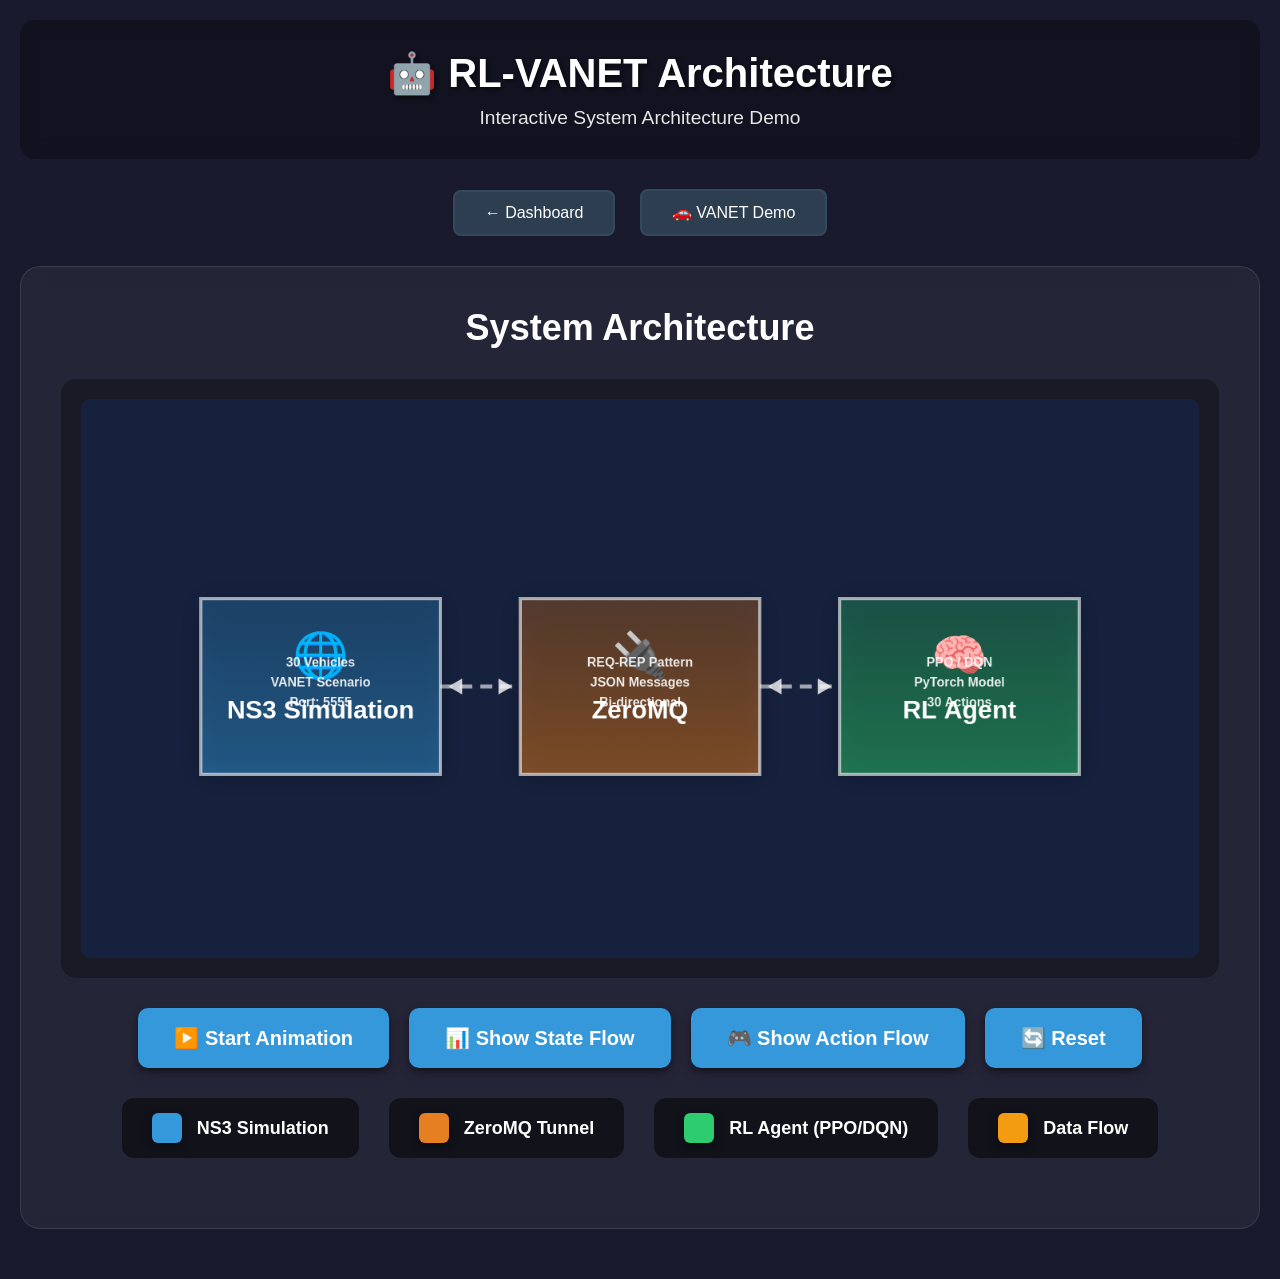
<file: dashboard/static/rl-architecture.html>
<!DOCTYPE html>
<html lang="en">
<head>
    <meta charset="UTF-8">
    <meta name="viewport" content="width=device-width, initial-scale=1.0">
    <title>RL-VANET Architecture - Interactive Demo</title>
    <style>
        * {
            margin: 0;
            padding: 0;
            box-sizing: border-box;
        }

        body {
            font-family: 'Segoe UI', Tahoma, Geneva, Verdana, sans-serif;
            background: #1a1a2e;
            color: #fff;
            overflow-x: hidden;
        }

        .container {
            max-width: 1400px;
            margin: 0 auto;
            padding: 20px;
        }

        header {
            text-align: center;
            padding: 30px 0;
            background: rgba(0, 0, 0, 0.3);
            border-radius: 15px;
            margin-bottom: 30px;
            backdrop-filter: blur(10px);
        }

        header h1 {
            font-size: 2.5em;
            margin-bottom: 10px;
            text-shadow: 2px 2px 4px rgba(0, 0, 0, 0.5);
        }

        header p {
            font-size: 1.2em;
            opacity: 0.9;
        }

        .nav-buttons {
            text-align: center;
            margin-bottom: 30px;
        }

        .nav-btn {
            background: #2c3e50;
            border: 2px solid #34495e;
            color: white;
            padding: 12px 30px;
            margin: 0 10px;
            border-radius: 8px;
            cursor: pointer;
            font-size: 16px;
            transition: all 0.3s ease;
            text-decoration: none;
            display: inline-block;
        }

        .nav-btn:hover {
            background: #34495e;
            border-color: #3498db;
            transform: translateY(-2px);
            box-shadow: 0 4px 8px rgba(0, 0, 0, 0.3);
        }

        .architecture-section {
            background: rgba(255, 255, 255, 0.05);
            border-radius: 20px;
            padding: 40px;
            margin-bottom: 30px;
            backdrop-filter: blur(10px);
            border: 1px solid rgba(255, 255, 255, 0.1);
        }

        .canvas-container {
            background: rgba(0, 0, 0, 0.3);
            border-radius: 15px;
            padding: 20px;
            margin: 20px 0;
        }

        #archCanvas {
            display: block;
            width: 100%;
            border-radius: 10px;
            background: #16213e;
        }

        .control-panel {
            display: flex;
            justify-content: center;
            gap: 20px;
            margin: 30px 0;
            flex-wrap: wrap;
        }

        .control-btn {
            background: #3498db;
            border: none;
            color: white;
            padding: 18px 36px;
            border-radius: 10px;
            cursor: pointer;
            font-size: 20px;
            font-weight: bold;
            transition: all 0.3s ease;
            box-shadow: 0 4px 10px rgba(0, 0, 0, 0.5);
        }

        .control-btn:hover {
            background: #2980b9;
            transform: translateY(-3px);
            box-shadow: 0 6px 15px rgba(0, 0, 0, 0.6);
        }

        .control-btn.active {
            background: #27ae60;
        }

        .info-grid {
            display: grid;
            grid-template-columns: repeat(auto-fit, minmax(300px, 1fr));
            gap: 20px;
            margin: 30px 0;
        }

        .info-box {
            background: rgba(52, 152, 219, 0.1);
            border: 2px solid rgba(52, 152, 219, 0.3);
            border-radius: 15px;
            padding: 25px;
            transition: all 0.3s ease;
        }

        .info-box:hover {
            transform: translateY(-5px);
            border-color: #3498db;
            box-shadow: 0 10px 20px rgba(0, 0, 0, 0.3);
        }

        .info-box h3 {
            color: #3498db;
            margin-bottom: 15px;
            font-size: 1.4em;
        }

        .info-box.agent {
            border-color: rgba(46, 204, 113, 0.3);
        }

        .info-box.agent:hover {
            border-color: #2ecc71;
        }

        .info-box.agent h3 {
            color: #2ecc71;
        }

        .info-box.zmq {
            border-color: rgba(230, 126, 34, 0.3);
        }

        .info-box.zmq:hover {
            border-color: #e67e22;
        }

        .info-box.zmq h3 {
            color: #e67e22;
        }

        .info-box ul {
            list-style: none;
            padding: 0;
        }

        .info-box ul li {
            padding: 8px 0;
            border-bottom: 1px solid rgba(255, 255, 255, 0.1);
        }

        .info-box ul li:before {
            content: "→ ";
            color: #3498db;
            font-weight: bold;
        }

        .info-box.agent ul li:before {
            color: #2ecc71;
        }

        .info-box.zmq ul li:before {
            color: #e67e22;
        }

        .status-display {
            background: rgba(0, 0, 0, 0.5);
            border-radius: 10px;
            padding: 20px;
            margin: 20px 0;
            font-family: 'Courier New', monospace;
            font-size: 14px;
            max-height: 300px;
            overflow-y: auto;
        }

        .status-line {
            padding: 5px 0;
            border-bottom: 1px solid rgba(255, 255, 255, 0.05);
        }

        .status-line.state {
            color: #3498db;
        }

        .status-line.action {
            color: #2ecc71;
        }

        .status-line.reward {
            color: #f39c12;
        }

        .legend {
            display: flex;
            justify-content: center;
            flex-wrap: wrap;
            gap: 30px;
            margin: 30px 0;
        }

        .legend-item {
            display: flex;
            align-items: center;
            background: rgba(0, 0, 0, 0.5);
            padding: 15px 30px;
            border-radius: 12px;
            font-size: 18px;
            font-weight: bold;
        }

        .legend-color {
            width: 30px;
            height: 30px;
            border-radius: 6px;
            margin-right: 15px;
            box-shadow: 0 3px 8px rgba(0, 0, 0, 0.5);
        }

        @keyframes pulse {
            0%, 100% { opacity: 1; }
            50% { opacity: 0.5; }
        }

        @keyframes dataFlow {
            0% { stroke-dashoffset: 0; }
            100% { stroke-dashoffset: -20; }
        }

        .highlight {
            animation: pulse 1s ease-in-out infinite;
        }
    </style>
</head>
<body>
    <div class="container">
        <header>
            <h1>🤖 RL-VANET Architecture</h1>
            <p>Interactive System Architecture Demo</p>
        </header>

        <div class="nav-buttons">
            <a href="/" class="nav-btn">← Dashboard</a>
            <a href="/static/vanet-demo.html" class="nav-btn">🚗 VANET Demo</a>
        </div>

        <div class="architecture-section">
            <h2 style="text-align: center; margin-bottom: 30px; font-size: 36px; font-weight: bold;">System Architecture</h2>
            
            <div class="canvas-container">
                <canvas id="archCanvas" width="1400" height="700"></canvas>
            </div>

            <div class="control-panel">
                <button class="control-btn" id="btnAnimate" onclick="toggleAnimation()">▶️ Start Animation</button>
                <button class="control-btn" onclick="showStateFlow()">📊 Show State Flow</button>
                <button class="control-btn" onclick="showActionFlow()">🎮 Show Action Flow</button>
                <button class="control-btn" onclick="resetDemo()">🔄 Reset</button>
            </div>

            <div class="legend">
                <div class="legend-item">
                    <div class="legend-color" style="background: #3498db;"></div>
                    <span>NS3 Simulation</span>
                </div>
                <div class="legend-item">
                    <div class="legend-color" style="background: #e67e22;"></div>
                    <span>ZeroMQ Tunnel</span>
                </div>
                <div class="legend-item">
                    <div class="legend-color" style="background: #2ecc71;"></div>
                    <span>RL Agent (PPO/DQN)</span>
                </div>
                <div class="legend-item">
                    <div class="legend-color" style="background: #f39c12;"></div>
                    <span>Data Flow</span>
                </div>
            </div>

        </div>
    </div>

    <script>
        const canvas = document.getElementById('archCanvas');
        const ctx = canvas.getContext('2d');
        let isAnimating = false;
        let animationFrame = null;
        let dataPackets = [];
        let time = 0;

        // Component positions - optimized for larger canvas
        const ns3Box = { x: 150, y: 250, width: 300, height: 220 };
        const zmqBox = { x: 550, y: 250, width: 300, height: 220 };
        const agentBox = { x: 950, y: 250, width: 300, height: 220 };

        class DataPacket {
            constructor(startX, startY, endX, endY, type, data) {
                this.x = startX;
                this.y = startY;
                this.startX = startX;
                this.startY = startY;
                this.endX = endX;
                this.endY = endY;
                this.type = type; // 'state' or 'action'
                this.data = data;
                this.progress = 0;
                this.speed = 0.01;
                this.active = true;
            }

            update() {
                this.progress += this.speed;
                this.x = this.startX + (this.endX - this.startX) * this.progress;
                this.y = this.startY + (this.endY - this.startY) * this.progress;

                if (this.progress >= 1) {
                    this.active = false;
                    this.onComplete();
                }
            }

            onComplete() {
                const log = document.getElementById('statusLog');
                const line = document.createElement('div');
                line.className = `status-line ${this.type}`;
                
                if (this.type === 'state') {
                    line.innerHTML = `[${new Date().toLocaleTimeString()}] State sent: PDR=${this.data.pdr.toFixed(3)}, CBR=${this.data.cbr.toFixed(3)}`;
                } else if (this.type === 'action') {
                    line.innerHTML = `[${new Date().toLocaleTimeString()}] Action received: BeaconHz=${this.data.beaconHz}, TxPower=${this.data.txPower}dBm`;
                } else if (this.type === 'reward') {
                    line.innerHTML = `[${new Date().toLocaleTimeString()}] Reward calculated: ${this.data.reward.toFixed(2)}`;
                }

                log.appendChild(line);
                log.scrollTop = log.scrollHeight;

                // Keep only last 20 messages
                while (log.children.length > 20) {
                    log.removeChild(log.firstChild);
                }
            }

            draw() {
                ctx.save();
                ctx.translate(this.x, this.y);

                // Glow effect - stronger
                ctx.shadowBlur = 25;
                ctx.shadowColor = this.type === 'state' ? '#3498db' : 
                                  this.type === 'action' ? '#2ecc71' : '#f39c12';

                // Packet - larger
                ctx.fillStyle = this.type === 'state' ? '#3498db' : 
                                this.type === 'action' ? '#2ecc71' : '#f39c12';
                ctx.beginPath();
                ctx.arc(0, 0, 12, 0, Math.PI * 2);
                ctx.fill();

                // Label - larger and bolder
                ctx.shadowBlur = 0;
                ctx.fillStyle = '#fff';
                ctx.font = 'bold 14px Arial';
                ctx.textAlign = 'center';
                ctx.fillText(this.type.toUpperCase(), 0, -20);

                ctx.restore();
            }
        }

        function drawComponent(box, color, title, icon) {
            // Box shadow
            ctx.shadowBlur = 30;
            ctx.shadowColor = 'rgba(0, 0, 0, 0.7)';
            
            // Main box with gradient
            const gradient = ctx.createLinearGradient(box.x, box.y, box.x, box.y + box.height);
            gradient.addColorStop(0, color);
            gradient.addColorStop(1, color.replace('0.3', '0.5'));
            ctx.fillStyle = gradient;
            ctx.fillRect(box.x, box.y, box.width, box.height);
            
            ctx.shadowBlur = 0;
            
            // Border - thicker and brighter
            ctx.strokeStyle = 'rgba(255, 255, 255, 0.6)';
            ctx.lineWidth = 4;
            ctx.strokeRect(box.x, box.y, box.width, box.height);

            // Icon - larger
            ctx.font = 'bold 56px Arial';
            ctx.textAlign = 'center';
            ctx.fillText(icon, box.x + box.width / 2, box.y + 90);

            // Title - larger and bolder
            ctx.fillStyle = '#fff';
            ctx.font = 'bold 32px Arial';
            ctx.fillText(title, box.x + box.width / 2, box.y + 150);
        }

        function drawConnection(startBox, endBox, bidirectional = false) {
            const startX = startBox.x + startBox.width;
            const startY = startBox.y + startBox.height / 2;
            const endX = endBox.x;
            const endY = endBox.y + endBox.height / 2;

            ctx.strokeStyle = 'rgba(255, 255, 255, 0.6)';
            ctx.lineWidth = 5;
            ctx.setLineDash([15, 10]);
            
            ctx.beginPath();
            ctx.moveTo(startX, startY);
            ctx.lineTo(endX, endY);
            ctx.stroke();
            
            ctx.setLineDash([]);

            // Arrow - larger
            const angle = Math.atan2(endY - startY, endX - startX);
            const arrowX = endX - 10;
            const arrowY = endY;

            ctx.fillStyle = 'rgba(255, 255, 255, 0.8)';
            ctx.beginPath();
            ctx.moveTo(arrowX, arrowY);
            ctx.lineTo(arrowX - 20 * Math.cos(angle - Math.PI / 6), arrowY - 20 * Math.sin(angle - Math.PI / 6));
            ctx.lineTo(arrowX - 20 * Math.cos(angle + Math.PI / 6), arrowY - 20 * Math.sin(angle + Math.PI / 6));
            ctx.closePath();
            ctx.fill();

            if (bidirectional) {
                const backArrowX = startX + 10;
                const backArrowY = startY;
                const backAngle = angle + Math.PI;

                ctx.beginPath();
                ctx.moveTo(backArrowX, backArrowY);
                ctx.lineTo(backArrowX - 20 * Math.cos(backAngle - Math.PI / 6), backArrowY - 20 * Math.sin(backAngle - Math.PI / 6));
                ctx.lineTo(backArrowX - 20 * Math.cos(backAngle + Math.PI / 6), backArrowY - 20 * Math.sin(backAngle + Math.PI / 6));
                ctx.closePath();
                ctx.fill();
            }
        }

        function drawDetails() {
            // NS3 details - larger font
            ctx.fillStyle = 'rgba(255, 255, 255, 0.9)';
            ctx.font = 'bold 16px Arial';
            ctx.textAlign = 'center';
            ctx.fillText('30 Vehicles', ns3Box.x + ns3Box.width / 2, ns3Box.y + 85);
            ctx.fillText('VANET Scenario', ns3Box.x + ns3Box.width / 2, ns3Box.y + 110);
            ctx.fillText('Port: 5555', ns3Box.x + ns3Box.width / 2, ns3Box.y + 135);

            // ZeroMQ details
            ctx.fillText('REQ-REP Pattern', zmqBox.x + zmqBox.width / 2, zmqBox.y + 85);
            ctx.fillText('JSON Messages', zmqBox.x + zmqBox.width / 2, zmqBox.y + 110);
            ctx.fillText('Bi-directional', zmqBox.x + zmqBox.width / 2, zmqBox.y + 135);

            // Agent details
            ctx.fillText('PPO / DQN', agentBox.x + agentBox.width / 2, agentBox.y + 85);
            ctx.fillText('PyTorch Model', agentBox.x + agentBox.width / 2, agentBox.y + 110);
            ctx.fillText('30 Actions', agentBox.x + agentBox.width / 2, agentBox.y + 135);
        }

        function drawScene() {
            // Clear canvas
            ctx.fillStyle = '#16213e';
            ctx.fillRect(0, 0, canvas.width, canvas.height);

            // Draw connections
            drawConnection(ns3Box, zmqBox, true);
            drawConnection(zmqBox, agentBox, true);

            // Draw components
            drawComponent(ns3Box, 'rgba(52, 152, 219, 0.3)', 'NS3 Simulation', '🌐');
            drawComponent(zmqBox, 'rgba(230, 126, 34, 0.3)', 'ZeroMQ', '🔌');
            drawComponent(agentBox, 'rgba(46, 204, 113, 0.3)', 'RL Agent', '🧠');

            // Draw details
            drawDetails();

            // Draw data packets
            dataPackets = dataPackets.filter(p => p.active);
            dataPackets.forEach(p => {
                p.update();
                p.draw();
            });
        }

        function animate() {
            drawScene();

            if (isAnimating) {
                time++;

                // Send state every 180 frames (~3 seconds)
                if (time % 180 === 0) {
                    sendState();
                }

                animationFrame = requestAnimationFrame(animate);
            }
        }

        function sendState() {
            const stateData = {
                pdr: 0.4 + Math.random() * 0.3,
                cbr: 0.03 + Math.random() * 0.05
            };

            // NS3 -> ZMQ
            dataPackets.push(new DataPacket(
                ns3Box.x + ns3Box.width,
                ns3Box.y + ns3Box.height / 2,
                zmqBox.x,
                zmqBox.y + zmqBox.height / 2,
                'state',
                stateData
            ));

            // ZMQ -> Agent (after delay)
            setTimeout(() => {
                dataPackets.push(new DataPacket(
                    zmqBox.x + zmqBox.width,
                    zmqBox.y + zmqBox.height / 2,
                    agentBox.x,
                    agentBox.y + agentBox.height / 2,
                    'state',
                    stateData
                ));

                // Agent decision and action back
                setTimeout(() => sendAction(), 500);
            }, 800);
        }

        function sendAction() {
            const actionData = {
                beaconHz: 4 + Math.floor(Math.random() * 9),
                txPower: 15 + Math.floor(Math.random() * 16)
            };

            // Agent -> ZMQ
            dataPackets.push(new DataPacket(
                agentBox.x,
                agentBox.y + agentBox.height / 2,
                zmqBox.x + zmqBox.width,
                zmqBox.y + zmqBox.height / 2,
                'action',
                actionData
            ));

            // ZMQ -> NS3
            setTimeout(() => {
                dataPackets.push(new DataPacket(
                    zmqBox.x,
                    zmqBox.y + zmqBox.height / 2,
                    ns3Box.x + ns3Box.width,
                    ns3Box.y + ns3Box.height / 2,
                    'action',
                    actionData
                ));
            }, 800);
        }

        function toggleAnimation() {
            isAnimating = !isAnimating;
            const btn = document.getElementById('btnAnimate');
            
            if (isAnimating) {
                btn.textContent = '⏸️ Pause Animation';
                btn.classList.add('active');
                animate();
            } else {
                btn.textContent = '▶️ Resume Animation';
                btn.classList.remove('active');
                if (animationFrame) {
                    cancelAnimationFrame(animationFrame);
                }
            }
        }

        function showStateFlow() {
            sendState();
        }

        function showActionFlow() {
            sendAction();
        }

        function resetDemo() {
            isAnimating = false;
            if (animationFrame) {
                cancelAnimationFrame(animationFrame);
            }
            const btn = document.getElementById('btnAnimate');
            btn.textContent = '▶️ Start Animation';
            btn.classList.remove('active');
            
            dataPackets = [];
            time = 0;
            
            const log = document.getElementById('statusLog');
            log.innerHTML = '<div class="status-line">System Reset. Ready to start...</div>';
            
            drawScene();
        }

        // Initial draw
        drawScene();
    </script>
</body>
</html>
</file>
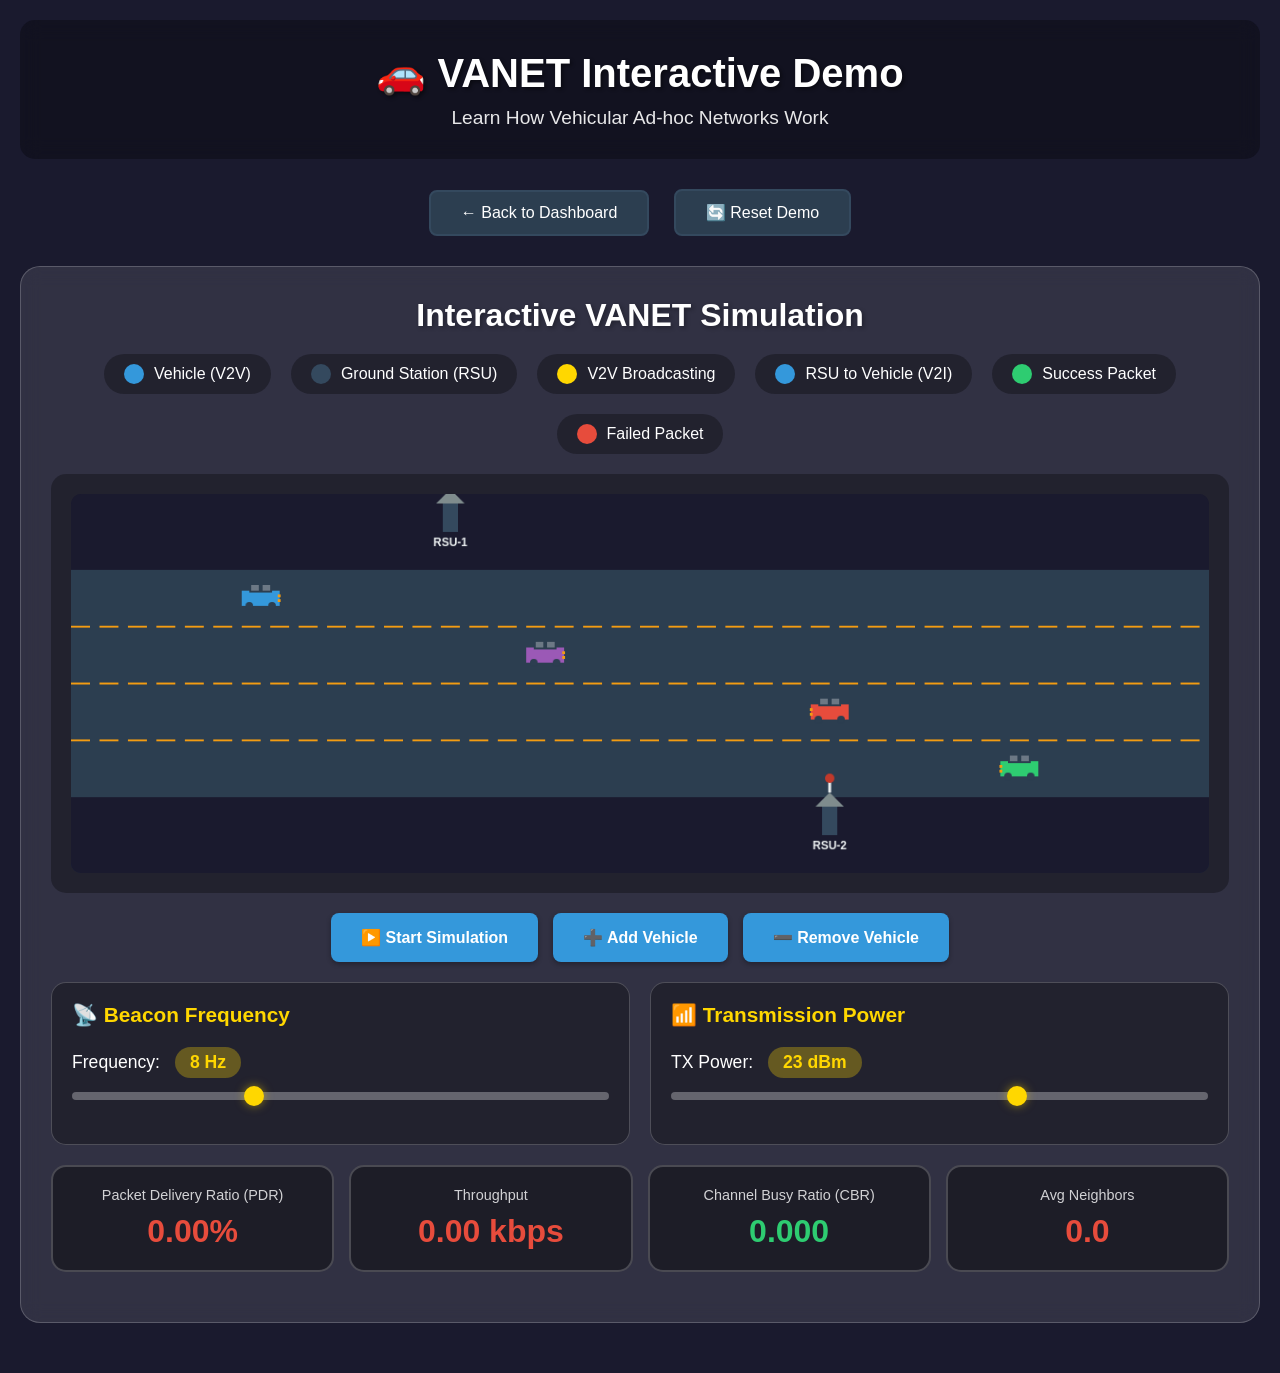
<file: dashboard/static/vanet-demo.html>
<!DOCTYPE html>
<html lang="en">
<head>
    <meta charset="UTF-8">
    <meta name="viewport" content="width=device-width, initial-scale=1.0">
    <title>VANET Interactive Demo - How It Works</title>
    <style>
        * {
            margin: 0;
            padding: 0;
            box-sizing: border-box;
        }

        body {
            font-family: 'Segoe UI', Tahoma, Geneva, Verdana, sans-serif;
            background: #1a1a2e;
            color: #fff;
            overflow-x: hidden;
        }

        .container {
            max-width: 1400px;
            margin: 0 auto;
            padding: 20px;
        }

        header {
            text-align: center;
            padding: 30px 0;
            background: rgba(0, 0, 0, 0.3);
            border-radius: 15px;
            margin-bottom: 30px;
            backdrop-filter: blur(10px);
        }

        header h1 {
            font-size: 2.5em;
            margin-bottom: 10px;
            text-shadow: 2px 2px 4px rgba(0, 0, 0, 0.5);
        }

        header p {
            font-size: 1.2em;
            opacity: 0.9;
        }

        .nav-buttons {
            text-align: center;
            margin-bottom: 30px;
        }

        .nav-btn {
            background: #2c3e50;
            border: 2px solid #34495e;
            color: white;
            padding: 12px 30px;
            margin: 0 10px;
            border-radius: 8px;
            cursor: pointer;
            font-size: 16px;
            transition: all 0.3s ease;
            text-decoration: none;
            display: inline-block;
        }

        .nav-btn:hover {
            background: #34495e;
            border-color: #3498db;
            transform: translateY(-2px);
            box-shadow: 0 4px 8px rgba(0, 0, 0, 0.3);
        }

        .demo-section {
            background: rgba(255, 255, 255, 0.1);
            border-radius: 20px;
            padding: 30px;
            margin-bottom: 30px;
            backdrop-filter: blur(10px);
            border: 1px solid rgba(255, 255, 255, 0.2);
        }

        .demo-section h2 {
            font-size: 2em;
            margin-bottom: 20px;
            text-align: center;
            text-shadow: 2px 2px 4px rgba(0, 0, 0, 0.3);
        }

        .canvas-container {
            background: rgba(0, 0, 0, 0.3);
            border-radius: 15px;
            padding: 20px;
            margin: 20px 0;
            position: relative;
        }

        #vanetCanvas {
            display: block;
            width: 100%;
            border-radius: 10px;
            background: linear-gradient(to bottom, #1a1a2e 0%, #16213e 100%);
            cursor: pointer;
        }

        .controls-panel {
            display: grid;
            grid-template-columns: repeat(auto-fit, minmax(300px, 1fr));
            gap: 20px;
            margin: 20px 0;
        }

        .control-group {
            background: rgba(0, 0, 0, 0.3);
            padding: 20px;
            border-radius: 15px;
            border: 1px solid rgba(255, 255, 255, 0.2);
        }

        .control-group h3 {
            margin-bottom: 15px;
            font-size: 1.3em;
            color: #ffd700;
        }

        .slider-control {
            margin: 20px 0;
        }

        .slider-control label {
            display: block;
            margin-bottom: 8px;
            font-size: 1.1em;
        }

        .slider-control input[type="range"] {
            width: 100%;
            height: 8px;
            border-radius: 5px;
            background: rgba(255, 255, 255, 0.3);
            outline: none;
            -webkit-appearance: none;
        }

        .slider-control input[type="range"]::-webkit-slider-thumb {
            -webkit-appearance: none;
            appearance: none;
            width: 20px;
            height: 20px;
            border-radius: 50%;
            background: #ffd700;
            cursor: pointer;
            box-shadow: 0 0 10px rgba(255, 215, 0, 0.5);
        }

        .slider-control .value-display {
            display: inline-block;
            background: rgba(255, 215, 0, 0.3);
            padding: 5px 15px;
            border-radius: 20px;
            margin-left: 10px;
            font-weight: bold;
            color: #ffd700;
        }

        .metrics-grid {
            display: grid;
            grid-template-columns: repeat(auto-fit, minmax(200px, 1fr));
            gap: 15px;
            margin: 20px 0;
        }

        .metric-card {
            background: rgba(0, 0, 0, 0.4);
            padding: 20px;
            border-radius: 15px;
            text-align: center;
            border: 2px solid rgba(255, 255, 255, 0.2);
            transition: all 0.3s ease;
        }

        .metric-card:hover {
            transform: translateY(-5px);
            border-color: #ffd700;
            box-shadow: 0 10px 20px rgba(0, 0, 0, 0.3);
        }

        .metric-card .label {
            font-size: 0.9em;
            opacity: 0.8;
            margin-bottom: 10px;
        }

        .metric-card .value {
            font-size: 2em;
            font-weight: bold;
            color: #ffd700;
        }

        .metric-card.good .value { color: #2ecc71; }
        .metric-card.medium .value { color: #f39c12; }
        .metric-card.poor .value { color: #e74c3c; }

        .explanation-box {
            background: rgba(255, 255, 255, 0.1);
            border-left: 4px solid #ffd700;
            padding: 20px;
            margin: 20px 0;
            border-radius: 10px;
        }

        .explanation-box h4 {
            color: #ffd700;
            margin-bottom: 10px;
            font-size: 1.2em;
        }

        .explanation-box p {
            line-height: 1.6;
            margin-bottom: 10px;
        }

        .legend {
            display: flex;
            justify-content: center;
            flex-wrap: wrap;
            gap: 20px;
            margin: 20px 0;
        }

        .legend-item {
            display: flex;
            align-items: center;
            background: rgba(0, 0, 0, 0.3);
            padding: 10px 20px;
            border-radius: 25px;
        }

        .legend-color {
            width: 20px;
            height: 20px;
            border-radius: 50%;
            margin-right: 10px;
        }

        .action-buttons {
            display: flex;
            justify-content: center;
            gap: 15px;
            margin: 20px 0;
            flex-wrap: wrap;
        }

        .action-btn {
            background: #3498db;
            border: none;
            color: white;
            padding: 15px 30px;
            border-radius: 8px;
            cursor: pointer;
            font-size: 16px;
            font-weight: bold;
            transition: all 0.3s ease;
            box-shadow: 0 2px 5px rgba(0, 0, 0, 0.3);
        }

        .action-btn:hover {
            background: #2980b9;
            transform: translateY(-2px);
            box-shadow: 0 4px 8px rgba(0, 0, 0, 0.4);
        }

        .action-btn:active {
            transform: translateY(-1px);
        }

        .status-indicator {
            display: inline-block;
            width: 12px;
            height: 12px;
            border-radius: 50%;
            margin-right: 8px;
            animation: pulse 2s ease-in-out infinite;
        }

        @keyframes pulse {
            0%, 100% { opacity: 1; }
            50% { opacity: 0.5; }
        }

        .info-grid {
            display: grid;
            grid-template-columns: repeat(auto-fit, minmax(250px, 1fr));
            gap: 20px;
            margin: 30px 0;
        }

        .info-card {
            background: rgba(0, 0, 0, 0.3);
            padding: 25px;
            border-radius: 15px;
            border: 1px solid rgba(255, 255, 255, 0.2);
        }

        .info-card h3 {
            color: #ffd700;
            margin-bottom: 15px;
            font-size: 1.3em;
        }

        .info-card ul {
            list-style: none;
            padding-left: 0;
        }

        .info-card ul li {
            padding: 8px 0;
            border-bottom: 1px solid rgba(255, 255, 255, 0.1);
        }

        .info-card ul li:before {
            content: "→ ";
            color: #ffd700;
            font-weight: bold;
        }

        @media (max-width: 768px) {
            header h1 { font-size: 1.8em; }
            .controls-panel { grid-template-columns: 1fr; }
            .metrics-grid { grid-template-columns: 1fr 1fr; }
        }
    </style>
</head>
<body>
    <div class="container">
        <header>
            <h1>🚗 VANET Interactive Demo</h1>
            <p>Learn How Vehicular Ad-hoc Networks Work</p>
        </header>

        <div class="nav-buttons">
            <a href="/" class="nav-btn">← Back to Dashboard</a>
            <button class="nav-btn" onclick="resetDemo()">🔄 Reset Demo</button>
        </div>

        <!-- Interactive Simulation -->
        <div class="demo-section">
            <h2>Interactive VANET Simulation</h2>
            
            <div class="legend">
                <div class="legend-item">
                    <div class="legend-color" style="background: #3498db;"></div>
                    <span>Vehicle (V2V)</span>
                </div>
                <div class="legend-item">
                    <div class="legend-color" style="background: #34495e;"></div>
                    <span>Ground Station (RSU)</span>
                </div>
                <div class="legend-item">
                    <div class="legend-color" style="background: #ffd700;"></div>
                    <span>V2V Broadcasting</span>
                </div>
                <div class="legend-item">
                    <div class="legend-color" style="background: #3498db;"></div>
                    <span>RSU to Vehicle (V2I)</span>
                </div>
                <div class="legend-item">
                    <div class="legend-color" style="background: #2ecc71;"></div>
                    <span>Success Packet</span>
                </div>
                <div class="legend-item">
                    <div class="legend-color" style="background: #e74c3c;"></div>
                    <span>Failed Packet</span>
                </div>
            </div>

            <div class="canvas-container">
                <canvas id="vanetCanvas" width="1200" height="400"></canvas>
            </div>

            <div class="action-buttons">
                <button class="action-btn" onclick="toggleSimulation()">
                    <span id="playPauseText">▶️ Start Simulation</span>
                </button>
                <button class="action-btn" onclick="addVehicle()">➕ Add Vehicle</button>
                <button class="action-btn" onclick="removeVehicle()">➖ Remove Vehicle</button>
            </div>

            <!-- Controls -->
            <div class="controls-panel">
                <div class="control-group">
                    <h3>📡 Beacon Frequency</h3>
                    <div class="slider-control">
                        <label>
                            Frequency: <span class="value-display" id="beaconValue">8 Hz</span>
                        </label>
                        <input type="range" id="beaconSlider" min="2" max="20" value="8" step="1">
                    </div>
                </div>

                <div class="control-group">
                    <h3>📶 Transmission Power</h3>
                    <div class="slider-control">
                        <label>
                            TX Power: <span class="value-display" id="txPowerValue">23 dBm</span>
                        </label>
                        <input type="range" id="txPowerSlider" min="10" max="30" value="23" step="1">
                    </div>
                </div>
            </div>

            <!-- Metrics Display -->
            <div class="metrics-grid">
                <div class="metric-card" id="pdrCard">
                    <div class="label">Packet Delivery Ratio (PDR)</div>
                    <div class="value" id="pdrValue">0.00%</div>
                </div>
                <div class="metric-card" id="throughputCard">
                    <div class="label">Throughput</div>
                    <div class="value" id="throughputValue">0 kbps</div>
                </div>
                <div class="metric-card" id="cbrCard">
                    <div class="label">Channel Busy Ratio (CBR)</div>
                    <div class="value" id="cbrValue">0.00</div>
                </div>
                <div class="metric-card" id="neighborsCard">
                    <div class="label">Avg Neighbors</div>
                    <div class="value" id="neighborsValue">0.0</div>
                </div>
            </div>
        </div>
    </div>

    <script>
        // Ground Station class (RSU - Roadside Unit)
        class GroundStation {
            constructor(x, y, name) {
                this.x = x;
                this.y = y;
                this.name = name;
                this.range = 300; // Fixed larger range
                this.transmitting = false;
                this.transmitTime = 0;
                this.lastBeacon = 0;
                this.beaconInterval = 1000; // 1 Hz
                this.packets = [];
            }

            update(deltaTime) {
                // Send periodic beacons
                if (time - this.lastBeacon >= this.beaconInterval) {
                    this.sendBeacon();
                    this.lastBeacon = time;
                }

                // Update transmission animation
                if (this.transmitting) {
                    this.transmitTime += deltaTime;
                    if (this.transmitTime > 300) {
                        this.transmitting = false;
                        this.transmitTime = 0;
                    }
                }

                // Update packets
                this.packets = this.packets.filter(packet => {
                    packet.progress += deltaTime / packet.duration;
                    return packet.progress < 1;
                });
            }

            sendBeacon() {
                this.transmitting = true;
                this.transmitTime = 0;

                // Find vehicles in range
                const inRange = vehicles.filter(v => {
                    const dist = Math.sqrt(Math.pow(v.x - this.x, 2) + Math.pow(v.y - this.y, 2));
                    return dist <= this.range;
                });

                // Send packets to vehicles
                inRange.forEach(vehicle => {
                    const success = Math.random() > 0.1; // 90% success rate for RSU
                    this.packets.push({
                        target: vehicle,
                        progress: 0,
                        duration: 600,
                        success: success
                    });
                });
            }

            draw() {
                // Draw range circle
                if (this.transmitting) {
                    ctx.beginPath();
                    ctx.arc(this.x, this.y, this.range, 0, Math.PI * 2);
                    ctx.fillStyle = 'rgba(52, 152, 219, 0.05)';
                    ctx.fill();
                    ctx.strokeStyle = 'rgba(52, 152, 219, 0.3)';
                    ctx.lineWidth = 2;
                    ctx.stroke();

                    // Transmission wave
                    const waveRadius = (this.transmitTime / 300) * this.range;
                    ctx.beginPath();
                    ctx.arc(this.x, this.y, waveRadius, 0, Math.PI * 2);
                    ctx.strokeStyle = `rgba(52, 152, 219, ${1 - this.transmitTime / 300})`;
                    ctx.lineWidth = 3;
                    ctx.stroke();
                }

                // Draw tower structure
                ctx.fillStyle = '#34495e';
                ctx.fillRect(this.x - 8, this.y - 30, 16, 30);
                
                // Tower top
                ctx.beginPath();
                ctx.moveTo(this.x - 15, this.y - 30);
                ctx.lineTo(this.x, this.y - 45);
                ctx.lineTo(this.x + 15, this.y - 30);
                ctx.closePath();
                ctx.fillStyle = this.transmitting ? '#3498db' : '#7f8c8d';
                ctx.fill();

                // Antenna
                ctx.strokeStyle = '#ecf0f1';
                ctx.lineWidth = 3;
                ctx.beginPath();
                ctx.moveTo(this.x, this.y - 45);
                ctx.lineTo(this.x, this.y - 60);
                ctx.stroke();

                // Antenna tip
                ctx.beginPath();
                ctx.arc(this.x, this.y - 60, 5, 0, Math.PI * 2);
                ctx.fillStyle = this.transmitting ? '#e74c3c' : '#c0392b';
                ctx.fill();

                // Label
                ctx.fillStyle = '#ecf0f1';
                ctx.font = 'bold 12px Arial';
                ctx.textAlign = 'center';
                ctx.fillText(this.name, this.x, this.y + 15);

                // Draw packets
                this.packets.forEach(packet => {
                    const startX = this.x;
                    const startY = this.y - 30;
                    const endX = packet.target.x;
                    const endY = packet.target.y;
                    
                    const currentX = startX + (endX - startX) * packet.progress;
                    const currentY = startY + (endY - startY) * packet.progress;
                    
                    ctx.save();
                    ctx.translate(currentX, currentY);
                    
                    // Packet with icon
                    ctx.fillStyle = packet.success ? '#3498db' : '#e67e22';
                    ctx.beginPath();
                    ctx.arc(0, 0, 5, 0, Math.PI * 2);
                    ctx.fill();
                    
                    ctx.shadowBlur = 15;
                    ctx.shadowColor = packet.success ? '#3498db' : '#e67e22';
                    ctx.fill();
                    
                    ctx.restore();
                });
            }
        }

        // Canvas and simulation variables
        const canvas = document.getElementById('vanetCanvas');
        const ctx = canvas.getContext('2d');
        let vehicles = [];
        let groundStations = [];
        let isRunning = false;
        let animationId = null;
        let time = 0;

        // Parameters
        let beaconHz = 8;
        let txPower = 23;
        let transmissionRange = 250;

        // Metrics
        let totalPacketsSent = 0;
        let totalPacketsReceived = 0;
        let channelBusyTime = 0;
        let totalTime = 0;

        // Vehicle class
        class Vehicle {
            constructor(x, y, speed, lane) {
                this.x = x;
                this.y = y;
                this.lane = lane; // 0, 1, 2, or 3
                this.speed = speed;
                // Lanes 0 and 1 move right, lanes 2 and 3 move left
                this.direction = lane < 2 ? 1 : -1;
                this.lastBeacon = 0;
                this.beaconInterval = 1000 / beaconHz;
                this.transmitting = false;
                this.transmitTime = 0;
                this.neighbors = [];
                this.packets = []; // Array to store active packets
                // Different colors for different lanes
                const colors = ['#3498db', '#9b59b6', '#e74c3c', '#2ecc71'];
                this.color = colors[lane];
            }

            update(deltaTime) {
                // Move vehicle
                this.x += this.speed * this.direction * deltaTime / 1000;

                // Wrap around
                if (this.x > canvas.width + 50) {
                    this.x = -50;
                } else if (this.x < -50) {
                    this.x = canvas.width + 50;
                }

                // Update beacon interval
                this.beaconInterval = 1000 / beaconHz;

                // Check if time to send beacon
                if (time - this.lastBeacon >= this.beaconInterval) {
                    this.sendBeacon();
                    this.lastBeacon = time;
                }

                // Update transmission animation
                if (this.transmitting) {
                    this.transmitTime += deltaTime;
                    if (this.transmitTime > 200) {
                        this.transmitting = false;
                        this.transmitTime = 0;
                    }
                }

                // Update packets
                this.packets = this.packets.filter(packet => {
                    packet.progress += deltaTime / packet.duration;
                    return packet.progress < 1;
                });
            }

            sendBeacon() {
                this.transmitting = true;
                this.transmitTime = 0;
                totalPacketsSent++;

                // Find neighbors in range
                this.neighbors = vehicles.filter(v => {
                    if (v === this) return false;
                    const dist = Math.sqrt(Math.pow(v.x - this.x, 2) + Math.pow(v.y - this.y, 2));
                    return dist <= transmissionRange;
                });

                // Simulate packet reception with PDR
                const basePDR = Math.min(1.0, transmissionRange / 300);
                const cbrPenalty = Math.min(0.3, channelBusyTime / totalTime);
                const actualPDR = Math.max(0, basePDR - cbrPenalty);

                this.neighbors.forEach(neighbor => {
                    const success = Math.random() < actualPDR;
                    if (success) {
                        totalPacketsReceived++;
                    }
                    
                    // Create visual packet
                    this.packets.push({
                        target: neighbor,
                        progress: 0,
                        duration: 500, // 500ms to reach target
                        success: success
                    });
                });

                // Update CBR
                const transmissionDuration = 10; // ms
                channelBusyTime += transmissionDuration * (1 + this.neighbors.length * 0.1);
            }

            draw() {
                // Draw communication range
                if (this.transmitting) {
                    ctx.beginPath();
                    ctx.arc(this.x, this.y, transmissionRange, 0, Math.PI * 2);
                    ctx.fillStyle = 'rgba(46, 204, 113, 0.1)';
                    ctx.fill();
                    ctx.strokeStyle = 'rgba(46, 204, 113, 0.3)';
                    ctx.lineWidth = 2;
                    ctx.stroke();

                    // Draw transmission waves
                    const waveRadius = (this.transmitTime / 200) * transmissionRange;
                    ctx.beginPath();
                    ctx.arc(this.x, this.y, waveRadius, 0, Math.PI * 2);
                    ctx.strokeStyle = `rgba(255, 215, 0, ${1 - this.transmitTime / 200})`;
                    ctx.lineWidth = 3;
                    ctx.stroke();
                }

                // Draw vehicle as a car shape
                ctx.save();
                ctx.translate(this.x, this.y);
                if (this.direction < 0) {
                    ctx.scale(-1, 1);
                }
                
                // Car body
                ctx.fillStyle = this.transmitting ? '#ffd700' : this.color;
                ctx.fillRect(-20, -8, 40, 16);
                
                // Car roof
                ctx.fillStyle = this.transmitting ? '#f1c40f' : '#2c3e50';
                ctx.fillRect(-12, -16, 24, 10);
                
                // Windows
                ctx.fillStyle = 'rgba(255, 255, 255, 0.3)';
                ctx.fillRect(-10, -14, 8, 6);
                ctx.fillRect(2, -14, 8, 6);
                
                // Wheels
                ctx.fillStyle = '#2c3e50';
                ctx.beginPath();
                ctx.arc(-12, 8, 4, 0, Math.PI * 2);
                ctx.arc(12, 8, 4, 0, Math.PI * 2);
                ctx.fill();
                
                // Headlights
                ctx.fillStyle = this.transmitting ? '#fff' : '#f39c12';
                ctx.fillRect(18, -4, 3, 3);
                ctx.fillRect(18, 1, 3, 3);
                
                ctx.restore();

                // Draw neighbor connections
                if (this.transmitting) {
                    this.neighbors.forEach(neighbor => {
                        ctx.beginPath();
                        ctx.moveTo(this.x, this.y);
                        ctx.lineTo(neighbor.x, neighbor.y);
                        ctx.strokeStyle = 'rgba(255, 215, 0, 0.3)';
                        ctx.lineWidth = 1;
                        ctx.stroke();
                    });
                }

                // Draw packets
                this.packets.forEach(packet => {
                    const startX = this.x;
                    const startY = this.y;
                    const endX = packet.target.x;
                    const endY = packet.target.y;
                    
                    const currentX = startX + (endX - startX) * packet.progress;
                    const currentY = startY + (endY - startY) * packet.progress;
                    
                    // Draw packet as a small square
                    ctx.save();
                    ctx.translate(currentX, currentY);
                    ctx.rotate(Math.atan2(endY - startY, endX - startX));
                    
                    // Packet body
                    ctx.fillStyle = packet.success ? '#2ecc71' : '#e74c3c';
                    ctx.fillRect(-4, -3, 8, 6);
                    
                    // Packet glow
                    ctx.shadowBlur = 10;
                    ctx.shadowColor = packet.success ? '#2ecc71' : '#e74c3c';
                    ctx.fillRect(-4, -3, 8, 6);
                    
                    ctx.restore();
                });
            }
        }

        // Initialize simulation
        function initSimulation() {
            // Place vehicles in different lanes with varying speeds (lane centers: 110, 170, 230, 290)
            vehicles = [
                new Vehicle(200, 110, 25, 0),  // Lane 1 - Slow
                new Vehicle(500, 170, 40, 1),  // Lane 2 - Fast
                new Vehicle(800, 230, 30, 2),  // Lane 3 - Medium
                new Vehicle(1000, 290, 35, 3)  // Lane 4 - Medium-Fast
            ];

            // Place ground stations (RSUs) on both sides of the road
            groundStations = [
                new GroundStation(400, 40, 'RSU-1'),   // Left side, top
                new GroundStation(800, 360, 'RSU-2')   // Right side, bottom
            ];
            
            resetMetrics();
        }

        function resetMetrics() {
            totalPacketsSent = 0;
            totalPacketsReceived = 0;
            channelBusyTime = 0;
            totalTime = 0;
            time = 0;
        }

        function resetDemo() {
            isRunning = false;
            if (animationId) {
                cancelAnimationFrame(animationId);
            }
            initSimulation();
            updateMetrics();
            document.getElementById('playPauseText').textContent = '▶️ Start Simulation';
        }

        // Animation loop
        let lastTime = 0;
        function animate(currentTime) {
            if (!lastTime) lastTime = currentTime;
            const deltaTime = currentTime - lastTime;
            lastTime = currentTime;

            time += deltaTime;
            totalTime += deltaTime;

            // Clear canvas
            ctx.fillStyle = 'linear-gradient(to bottom, #1a1a2e, #16213e)';
            ctx.fillRect(0, 0, canvas.width, canvas.height);

            // Draw road with 4 lanes
            ctx.fillStyle = '#2c3e50';
            ctx.fillRect(0, 80, canvas.width, 240);
            
            // Draw lane dividers
            ctx.strokeStyle = '#f39c12';
            ctx.lineWidth = 2;
            ctx.setLineDash([20, 10]);
            
            // Lane dividers (3 dividers for 4 lanes)
            for (let i = 1; i <= 3; i++) {
                ctx.beginPath();
                ctx.moveTo(0, 80 + (i * 60));
                ctx.lineTo(canvas.width, 80 + (i * 60));
                ctx.stroke();
            }
            
            // Road edges
            ctx.setLineDash([]);
            ctx.strokeStyle = '#fff';
            ctx.lineWidth = 4;
            ctx.beginPath();
            ctx.moveTo(0, 80);
            ctx.lineTo(canvas.width, 80);
            ctx.moveTo(0, 320);
            ctx.lineTo(canvas.width, 320);
            ctx.stroke();

            // Update and draw ground stations
            groundStations.forEach(gs => {
                gs.update(deltaTime);
                gs.draw();
            });

            // Update and draw vehicles
            vehicles.forEach(v => {
                v.update(deltaTime);
                v.draw();
            });

            // Update metrics every second
            if (time % 1000 < 50) {
                updateMetrics();
            }

            if (isRunning) {
                animationId = requestAnimationFrame(animate);
            }
        }

        function toggleSimulation() {
            isRunning = !isRunning;
            const btn = document.getElementById('playPauseText');
            
            if (isRunning) {
                btn.textContent = '⏸️ Pause Simulation';
                lastTime = 0;
                animate(0);
            } else {
                btn.textContent = '▶️ Resume Simulation';
                if (animationId) {
                    cancelAnimationFrame(animationId);
                }
            }
        }

        function updateMetrics() {
            // Calculate PDR
            const pdr = totalPacketsSent > 0 ? totalPacketsReceived / totalPacketsSent : 0;
            const pdrPercent = (pdr * 100).toFixed(2);
            document.getElementById('pdrValue').textContent = pdrPercent + '%';
            
            const pdrCard = document.getElementById('pdrCard');
            pdrCard.className = 'metric-card ' + (pdr > 0.7 ? 'good' : pdr > 0.4 ? 'medium' : 'poor');

            // Calculate Throughput (simplified)
            const throughput = (totalPacketsReceived * beaconHz * 0.5).toFixed(2);
            document.getElementById('throughputValue').textContent = throughput + ' kbps';
            
            const throughputCard = document.getElementById('throughputCard');
            throughputCard.className = 'metric-card ' + (throughput > 20 ? 'good' : throughput > 10 ? 'medium' : 'poor');

            // Calculate CBR
            const cbr = totalTime > 0 ? Math.min(1, channelBusyTime / totalTime) : 0;
            document.getElementById('cbrValue').textContent = cbr.toFixed(3);
            
            const cbrCard = document.getElementById('cbrCard');
            cbrCard.className = 'metric-card ' + (cbr < 0.3 ? 'good' : cbr < 0.6 ? 'medium' : 'poor');

            // Calculate average neighbors
            const avgNeighbors = vehicles.length > 0 
                ? (vehicles.reduce((sum, v) => sum + v.neighbors.length, 0) / vehicles.length).toFixed(1)
                : 0;
            document.getElementById('neighborsValue').textContent = avgNeighbors;
            
            const neighborsCard = document.getElementById('neighborsCard');
            neighborsCard.className = 'metric-card ' + (avgNeighbors > 2 ? 'good' : avgNeighbors > 1 ? 'medium' : 'poor');
        }

        function addVehicle() {
            if (vehicles.length < 16) {
                const x = Math.random() * canvas.width;
                const speed = 20 + Math.random() * 30; // Wider speed range (20-50)
                const lane = Math.floor(Math.random() * 4); // Random lane 0-3
                const laneY = 110 + (lane * 60); // Lane centers
                vehicles.push(new Vehicle(x, laneY, speed, lane));
            }
        }

        function removeVehicle() {
            if (vehicles.length > 1) {
                vehicles.pop();
            }
        }

        // Update parameters from sliders
        document.getElementById('beaconSlider').addEventListener('input', (e) => {
            beaconHz = parseInt(e.target.value);
            document.getElementById('beaconValue').textContent = beaconHz + ' Hz';
            vehicles.forEach(v => v.beaconInterval = 1000 / beaconHz);
        });

        document.getElementById('txPowerSlider').addEventListener('input', (e) => {
            txPower = parseInt(e.target.value);
            document.getElementById('txPowerValue').textContent = txPower + ' dBm';
            // Update transmission range based on TX power
            // Simplified model: range increases with power
            transmissionRange = 100 + (txPower - 10) * 10;
        });

        // Initialize
        initSimulation();
        updateMetrics();

        // Draw initial frame
        ctx.fillStyle = '#1a1a2e';
        ctx.fillRect(0, 0, canvas.width, canvas.height);
        ctx.fillStyle = '#2c3e50';
        ctx.fillRect(0, 80, canvas.width, 240);
        
        // Draw lane dividers
        ctx.strokeStyle = '#f39c12';
        ctx.lineWidth = 2;
        ctx.setLineDash([20, 10]);
        for (let i = 1; i <= 3; i++) {
            ctx.beginPath();
            ctx.moveTo(0, 80 + (i * 60));
            ctx.lineTo(canvas.width, 80 + (i * 60));
            ctx.stroke();
        }
        ctx.setLineDash([]);
        
        groundStations.forEach(gs => gs.draw());
        vehicles.forEach(v => v.draw());
    </script>
</body>
</html>
</file>
